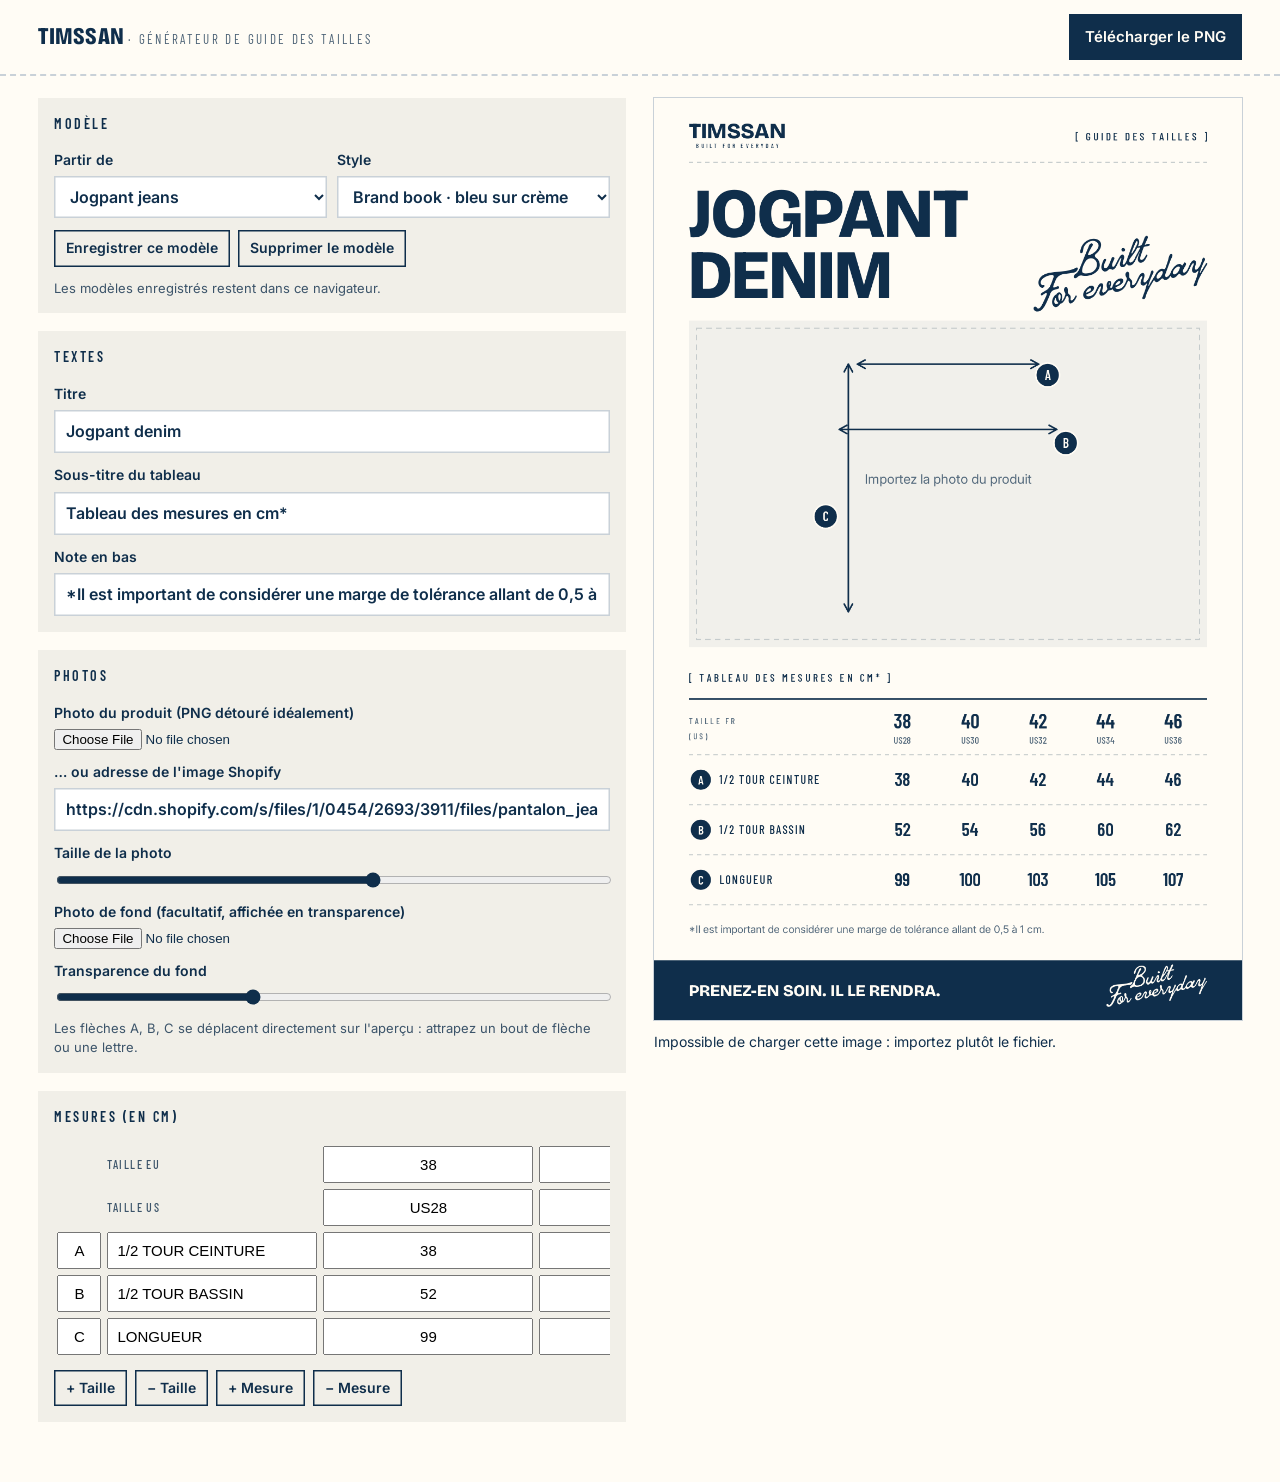
<file: v2/tableau-tailles.html>
<!doctype html>
<html lang="fr">
<head>
<meta charset="utf-8">
<meta name="viewport" content="width=device-width, initial-scale=1">
<title>Guide des tailles Timssan</title>
<meta name="robots" content="noindex">
<link rel="preconnect" href="https://fonts.googleapis.com"><link rel="preconnect" href="https://fonts.gstatic.com" crossorigin>
<link rel="stylesheet" href="https://fonts.googleapis.com/css2?family=Bricolage+Grotesque:opsz,wdth,wght@12..96,75..100,400..800&family=Barlow+Condensed:wght@400;500;600;700&family=Inter:wght@400;500;600;700&display=swap">
<style>
:root{--bg:#FFFCF5;--ink:#0F2E4B;--line:#C9D1D8;--tint:#F1EFE8}
*{box-sizing:border-box}
body{margin:0;background:var(--bg);color:var(--ink);font:15px/1.45 Inter,-apple-system,Arial,sans-serif}
header{display:flex;justify-content:space-between;align-items:center;gap:12px;padding:14px max(16px,3vw);border-bottom:2px dashed var(--line);position:sticky;top:0;background:var(--bg);z-index:5}
header b{font-family:"Bricolage Grotesque",Arial Black,sans-serif;font-stretch:75%;font-weight:800;font-size:24px;letter-spacing:.01em}
header span{font-family:"Barlow Condensed",sans-serif;letter-spacing:.18em;text-transform:uppercase;font-size:13px;opacity:.75}
main{display:grid;grid-template-columns:minmax(0,1fr) minmax(0,1fr);gap:28px;padding:22px max(16px,3vw) 60px;align-items:start}
.panel{display:grid;gap:18px}
fieldset{border:0;margin:0;padding:16px;background:var(--tint);display:grid;gap:12px}
legend{font-family:"Barlow Condensed",sans-serif;font-weight:600;letter-spacing:.18em;text-transform:uppercase;font-size:14px;padding:0;float:left;width:100%;margin-bottom:4px}
label{display:grid;gap:6px;font-weight:600;font-size:14px}
input[type=text],input[type=url],select,textarea{font:inherit;font-size:16px;color:var(--ink);background:#fff;border:0;box-shadow:inset 0 0 0 1.5px var(--line);padding:10px 12px;width:100%;min-width:0}
input:focus,select:focus,textarea:focus{outline:none;box-shadow:inset 0 0 0 2px var(--ink)}
input[type=range]{accent-color:var(--ink);width:100%}
.row2{display:grid;grid-template-columns:1fr 1fr;gap:10px}
.btn{font:inherit;font-weight:600;border:0;background:var(--ink);color:var(--bg);padding:12px 16px;cursor:pointer}
.btn.ghost{background:none;color:var(--ink);box-shadow:inset 0 0 0 1.5px var(--ink)}
.btn.sm{padding:8px 12px;font-size:14px}
.bar{display:flex;gap:8px;flex-wrap:wrap}
.grid-ed{overflow-x:auto}
.grid-ed table{border-collapse:collapse;min-width:100%}
.grid-ed td,.grid-ed th{padding:3px}
.grid-ed th{font-family:"Barlow Condensed",sans-serif;font-weight:500;letter-spacing:.12em;text-transform:uppercase;font-size:12px;text-align:left;white-space:nowrap;opacity:.8}
.grid-ed input{padding:8px;font-size:15px;text-align:center;min-width:56px}
.grid-ed input.lab{text-align:left;min-width:170px}
.grid-ed input.let{min-width:40px;width:44px}
.hint{font-size:13px;opacity:.8;margin:0}
.prev{position:sticky;top:76px;display:grid;gap:12px}
canvas{width:100%;height:auto;background:#fff;box-shadow:0 0 0 1px var(--line);touch-action:none;cursor:grab}
.msg{font-size:14px;min-height:1.4em;margin:0}
@media (max-width:900px){main{grid-template-columns:1fr}.prev{position:static;order:-1}}
</style>
</head>
<body>
<header><div><b>TIMSSAN</b> <span>· Générateur de guide des tailles</span></div><button class="btn" id="dl">Télécharger le PNG</button></header>
<main>
  <div class="panel">
    <fieldset>
      <legend>Modèle</legend>
      <div class="row2">
        <label>Partir de
          <select id="preset"></select>
        </label>
        <label>Style
          <select id="theme"><option value="creme">Brand book · bleu sur crème</option><option value="bleu">Brand book · crème sur bleu</option></select>
        </label>
      </div>
      <div class="bar"><button class="btn ghost sm" id="save">Enregistrer ce modèle</button><button class="btn ghost sm" id="del">Supprimer le modèle</button></div>
      <p class="hint">Les modèles enregistrés restent dans ce navigateur.</p>
    </fieldset>

    <fieldset>
      <legend>Textes</legend>
      <label>Titre <input type="text" id="title"></label>
      <label>Sous-titre du tableau <input type="text" id="sub"></label>
      <label>Note en bas <input type="text" id="note"></label>
    </fieldset>

    <fieldset>
      <legend>Photos</legend>
      <label>Photo du produit (PNG détouré idéalement)
        <input type="file" id="pFile" accept="image/*">
      </label>
      <label>… ou adresse de l'image Shopify <input type="url" id="pUrl" placeholder="https://cdn.shopify.com/…"></label>
      <label>Taille de la photo <input type="range" id="pScale" min="60" max="130" value="100"></label>
      <label>Photo de fond (facultatif, affichée en transparence)
        <input type="file" id="bFile" accept="image/*">
      </label>
      <label>Transparence du fond <input type="range" id="bOp" min="0" max="40" value="14"></label>
      <p class="hint">Les flèches A, B, C se déplacent directement sur l'aperçu : attrapez un bout de flèche ou une lettre.</p>
    </fieldset>

    <fieldset>
      <legend>Mesures (en cm)</legend>
      <div class="grid-ed"><table id="ed"></table></div>
      <div class="bar">
        <button class="btn ghost sm" id="addS">+ Taille</button><button class="btn ghost sm" id="remS">− Taille</button>
        <button class="btn ghost sm" id="addR">+ Mesure</button><button class="btn ghost sm" id="remR">− Mesure</button>
      </div>
    </fieldset>
  </div>

  <div class="prev">
    <canvas id="cv" width="1080" height="1500" aria-label="Aperçu du tableau des tailles"></canvas>
    <p class="msg" id="msg" role="status"></p>
  </div>
</main>

<script>
(() => {
  const $ = s => document.querySelector(s);
  const CDN = "https://cdn.shopify.com/s/files/1/0454/2693/3911/files/";
  const W = 1080, PAD = 60;
  const BUILTIN = {
    "Jogpant jeans": {
      title: "Jogpant denim", sub: "Tableau des mesures en cm*", note: "*Il est important de considérer une marge de tolérance allant de 0,5 à 1 cm.",
      img: CDN + "pantalon_jeans_jogpant_2_stone_09.png?width=900",
      eu: ["38", "40", "42", "44", "46"], us: ["US28", "US30", "US32", "US34", "US36"],
      rows: [
        { l: "A", t: "1/2 TOUR CEINTURE", v: ["38", "40", "42", "44", "46"], a: [.30, .06, .70, .06], p: [.72, .1] },
        { l: "B", t: "1/2 TOUR BASSIN", v: ["52", "54", "56", "60", "62"], a: [.26, .30, .74, .30], p: [.76, .35] },
        { l: "C", t: "LONGUEUR", v: ["99", "100", "103", "105", "107"], a: [.28, .06, .28, .97], p: [.23, .62] }
      ]
    },
    "Vierge": {
      title: "Nom du produit", sub: "Tableau des mesures en cm*", note: "*Il est important de considérer une marge de tolérance allant de 0,5 à 1 cm.",
      img: "", eu: ["38", "40", "42", "44", "46"], us: ["US28", "US30", "US32", "US34", "US36"],
      rows: [{ l: "A", t: "MESURE", v: ["", "", "", "", ""], a: [.3, .1, .7, .1], p: [.72, .14] }]
    }
  };
  const store = { get() { try { return JSON.parse(localStorage.getItem("timssan-tt") || "{}"); } catch (e) { return {}; } }, set(o) { try { localStorage.setItem("timssan-tt", JSON.stringify(o)); return true; } catch (e) { return false; } } };
  let S, prodImg = null, bgImg = null, layout = null;
  const clone = o => JSON.parse(JSON.stringify(o));
  const msg = t => { $("#msg").textContent = t; };

  function fillPresets(sel) {
    const mine = store.get();
    $("#preset").innerHTML = Object.keys(BUILTIN).map(k => `<option value="b:${k}">${k}</option>`).join("") +
      (Object.keys(mine).length ? `<optgroup label="Mes modèles">${Object.keys(mine).map(k => `<option value="m:${k}">${k}</option>`).join("")}</optgroup>` : "");
    if (sel) $("#preset").value = sel;
  }
  function loadPreset(v) {
    const [t, k] = [v.slice(0, 1), v.slice(2)];
    S = clone(t === "b" ? BUILTIN[k] : store.get()[k]);
    $("#title").value = S.title; $("#sub").value = S.sub; $("#note").value = S.note; $("#pUrl").value = S.img && !S.img.startsWith("data:") ? S.img : "";
    $("#theme").value = S.theme || "creme"; $("#pScale").value = S.scale || 100;
    loadImg(S.img).then(i => { prodImg = i; draw(); });
    buildEditor(); draw();
  }
  function loadImg(src) {
    return new Promise(res => {
      if (!src) return res(null);
      const i = new Image(); i.crossOrigin = "anonymous";
      i.onload = () => res(i); i.onerror = () => { msg("Impossible de charger cette image : importez plutôt le fichier."); res(null); };
      i.src = src;
    });
  }
  const readFile = f => new Promise(res => { const r = new FileReader(); r.onload = () => res(r.result); r.readAsDataURL(f); });

  /* ---------- Éditeur du tableau ---------- */
  function buildEditor() {
    const n = S.eu.length;
    $("#ed").innerHTML =
      `<tr><th></th><th>Taille EU</th>${S.eu.map((x, j) => `<td><input data-k="eu" data-j="${j}" value="${x}"></td>`).join("")}</tr>` +
      `<tr><th></th><th>Taille US</th>${S.us.map((x, j) => `<td><input data-k="us" data-j="${j}" value="${x}"></td>`).join("")}</tr>` +
      S.rows.map((r, i) => `<tr><td><input class="let" data-k="l" data-i="${i}" value="${r.l}" aria-label="Lettre"></td><td><input class="lab" data-k="t" data-i="${i}" value="${r.t}" aria-label="Nom de la mesure"></td>${r.v.map((x, j) => `<td><input data-k="v" data-i="${i}" data-j="${j}" value="${x}" inputmode="decimal" aria-label="${r.t} ${S.eu[j]}"></td>`).join("")}</tr>`).join("");
  }
  $("#ed").addEventListener("input", e => {
    const t = e.target, k = t.dataset.k, i = +t.dataset.i, j = +t.dataset.j;
    if (k === "eu" || k === "us") S[k][j] = t.value; else if (k === "v") S.rows[i].v[j] = t.value; else S.rows[i][k] = t.value;
    draw();
  });
  $("#addS").onclick = () => { S.eu.push(""); S.us.push(""); S.rows.forEach(r => r.v.push("")); buildEditor(); draw(); };
  $("#remS").onclick = () => { if (S.eu.length < 2) return; S.eu.pop(); S.us.pop(); S.rows.forEach(r => r.v.pop()); buildEditor(); draw(); };
  $("#addR").onclick = () => { const L = String.fromCharCode(65 + S.rows.length), y = .15 + .12 * S.rows.length; S.rows.push({ l: L, t: "MESURE", v: S.eu.map(() => ""), a: [.3, y, .7, y], p: [.72, y + .04] }); buildEditor(); draw(); };
  $("#remR").onclick = () => { if (S.rows.length < 2) return; S.rows.pop(); buildEditor(); draw(); };

  ["title", "sub", "note"].forEach(id => $("#" + id).addEventListener("input", e => { S[id] = e.target.value; draw(); }));
  $("#theme").onchange = e => { S.theme = e.target.value; draw(); };
  $("#pScale").oninput = e => { S.scale = +e.target.value; draw(); };
  $("#bOp").oninput = draw;
  $("#pFile").onchange = async e => { const f = e.target.files[0]; if (!f) return; S.img = await readFile(f); prodImg = await loadImg(S.img); $("#pUrl").value = ""; draw(); };
  $("#pUrl").onchange = async e => { S.img = e.target.value.trim(); prodImg = await loadImg(S.img); draw(); };
  $("#bFile").onchange = async e => { const f = e.target.files[0]; if (!f) return; bgImg = await loadImg(await readFile(f)); draw(); };

  /* ---------- Rendu : charte du brand book Timssan ---------- */
  const TH = {
    creme: { bg: "#FFFCF5", ink: "#0F2E4B", soft: "#52687B", line: "#C5CBCC", panel: "#F1F0EB", band: "#0F2E4B", onBand: "#FFFCF5" },
    bleu: { bg: "#0F2E4B", ink: "#FFFCF5", soft: "#B9C4CE", line: "#4A6378", panel: "#173A5A", band: "#FFFCF5", onBand: "#0F2E4B" }
  };
  const BFE = new Path2D("M 854.4 429.1 L 854.3 429.4 C 849.3 434.9 843.6 439.4 837 443.2 C 835.9 444.5 834.4 446.4 833.5 448.1 C 830.4 453.5 833.9 458.1 837.4 462.3 C 844.1 467.2 849.3 474.3 852.4 483.8 C 859.7 506.2 851.3 526.3 832.9 539.9 C 812.4 554.7 784.8 559.9 760.4 553.6 C 759.2 553.3 758 553.1 756.8 552.6 L 757 552.6 C 750.3 551.4 743.5 551 736.9 554.1 C 735.8 554.5 734.5 555.1 733.5 555.7 C 732.1 556.9 730.3 558.1 728.9 559.2 C 724.6 563 720 564.9 715.2 563.2 C 704.9 559.3 713 547 718.3 542.5 C 721.3 540.2 724.6 538.3 727.8 537.1 C 736.4 530.5 742.3 520.3 747.4 510.3 C 748.7 508.5 749.5 506.6 750.3 504.7 C 753.2 499 755.6 493.5 758.6 488.5 C 763.7 478.2 768.9 467.7 774 457.4 C 782.8 440 791.4 422.4 800.6 405.2 C 804.8 397.7 809.5 384.2 819 384.4 C 821.2 384 823 384.2 824.4 386 C 825.5 386.7 826.5 387.9 826.4 389.5 C 827.6 394.4 822.2 399.4 819.4 403 C 814.6 409.8 810.4 416.6 805.9 423.6 C 803.3 428.5 800.5 433.2 797.9 437.7 C 796.6 441.1 796 443.9 797.4 445.5 C 798.4 446.6 800.7 446.5 802.8 445.9 C 811 444.1 830.8 437 846 420.4 C 854.4 411.1 860.2 399.9 854.3 387.3 C 848.3 374.2 834 369.3 821.7 370.9 C 802.7 373.1 785.7 384.5 776.8 401.2 C 774.1 407.9 772.7 414.7 771 421.9 C 769.8 426.6 767.6 432.4 761.9 432 C 761.6 432 761.4 432 761.2 432.1 C 760.8 432.1 760.3 432.2 759.6 432.1 C 758.5 432.1 757.2 431.1 756.8 430.1 C 754 426.5 755.9 419 759 412 C 765 393.5 777.6 377.7 795.6 368.4 C 816.2 357.9 846.9 354.8 863.5 373.9 C 878 390.1 868.3 415.6 854.3 429.1 ZM 838.3 485.3 C 835.3 476.3 828.3 469.6 820 465.6 C 817.1 464.4 814.3 463.8 811.4 463.4 C 794.1 462.2 783.8 472.9 774.6 485.6 C 773.9 487.1 772.9 488.8 771.5 491.3 C 769.5 494.4 768 497.3 766.4 500.3 C 765.4 502 763.9 505.2 762.3 509 C 760.5 513.6 759 518.1 758.4 522.7 C 756.9 531.3 757.8 536.7 765.3 540.2 C 766 540.3 766.5 540.7 767 540.8 C 767 541.1 767.3 541 767.5 541 C 779.5 544.2 794.7 543.7 807.4 539.6 C 810.6 538.4 813.3 537 816.2 535.4 C 833.4 525.4 844.9 505.3 838.3 485.3 ZM 838.3 485.3  M 952.9 500.8 C 951.3 503.3 949.6 506.5 947.5 510 C 937.9 526.6 924.2 541.7 912.4 530.4 C 909 528.5 906.1 527.6 902.1 530.3 C 901.7 530.6 901.3 530.9 900.6 531.2 C 891.2 540.4 878.2 546.1 868.3 534 C 859.1 522.7 861.9 508.8 868.4 496.2 C 869.1 493.9 870.1 491.4 871.3 489 C 873.8 485 879.1 473.8 881.5 473.4 C 881.5 473.4 882.6 473.2 882.8 473.2 C 885.9 472.7 889.5 472.8 890.9 476.1 C 891.7 477.8 890.5 480 890.1 481.7 C 888.9 484.3 887.3 486.8 885.3 489.6 C 879.4 500.1 870.8 516.1 881.5 522.6 C 882.7 523.1 883.8 523.1 885.6 522.9 C 892.4 521.7 896.2 516.4 900.1 511.3 C 904.7 505.1 908.3 498.4 911.5 491.9 C 914.9 483.7 918.8 476 921.7 470.6 L 922.1 470.1 C 922 469.7 922.2 469.4 922.2 469.4 C 922.2 469.4 922.4 469.4 922.3 469.2 C 922.5 468.9 922.7 468.7 922.9 468.2 C 923.5 467.6 924 467.1 924.9 466.7 C 927.2 466.1 931.2 466.6 933.7 468.2 C 935.4 469.5 936.9 472.6 935.5 476.7 C 933.5 481.3 911.8 513.2 925.1 518.6 C 927.8 518.9 930.2 518 932.1 516.3 C 934.9 514.1 944 499.8 946.3 496 C 948.7 491.4 955.3 496.1 952.9 500.8 ZM 952.9 500.8  M 1009.3 491.3 C 1007.7 494 996 516.8 987.6 521.6 C 987.6 521.6 986.8 522.4 986.8 522.2 C 983.2 524.8 968.5 529.7 963.6 516.1 C 961.6 510.8 962.9 505.4 964.3 500.3 C 965.4 497.4 969 488 970.5 484.8 C 972.5 480.5 974.8 475.6 971.2 475.1 C 968.7 474.8 964 483.2 959.3 490.5 C 956.3 495.1 953.9 499.7 951.1 503.6 C 948.4 507.8 942.1 503.2 944.5 498.8 C 946.4 495.6 950.9 488.3 954.3 483 C 956.6 479.5 959.5 475.4 960.6 473.9 C 972 458.3 974.2 458.2 980.2 457.4 C 984.8 456.9 988.9 464.1 989 470.1 C 989 475.7 983.1 488.9 980.9 494.2 C 979.3 498.5 974.6 511.8 982.3 511.5 C 990.1 510.9 1000.5 490.5 1002.7 486.5 C 1005.1 482.1 1011.8 486.9 1009.3 491.3 ZM 977.5 434.5 C 977.4 433.4 977.2 432.3 977.2 431.1 C 977.2 429.6 977.8 427.7 979.1 426.3 C 980.2 424.6 981.4 423.9 982.9 423.2 C 984.3 422.5 986.2 422 988.1 422.4 C 991.5 422.7 994.7 425.3 995.9 428.5 C 997.4 432.5 996.9 437.3 993.2 439.9 C 990 442.3 985.6 442.5 982.1 440.4 C 982.1 440.2 981.8 440.2 981.8 440.2 C 980.6 439.8 979.9 439.2 979.2 438.2 C 978.4 437 977.9 435.7 977.5 434.4 ZM 977.5 434.5  M 1059.7 432 C 1047.8 452.1 1031.7 467.4 1016.8 484.6 C 1015.8 487 1015 489.2 1014.3 491.4 C 1013.8 495 1013.6 498.4 1015.6 500.8 C 1019.6 505.8 1026.3 502.7 1031.4 499.6 C 1031.5 499.3 1031.9 499 1032.4 498.7 C 1035.1 496 1037.5 493.1 1040.2 490.2 C 1042.7 486.7 1045.1 483.2 1046.9 479 C 1049.3 474.6 1055.7 479.6 1053.3 484.1 C 1051.9 486.5 1050 489.8 1047.8 493.1 C 1041.1 504.3 1032.1 516.3 1020.3 518.3 C 1002.3 521.2 998.1 507.3 999.5 498.1 C 1000.5 489.2 1007.2 474.3 1012.5 463.8 C 1015.8 457.9 1042 398.7 1045.2 393.5 C 1047 389.8 1049.1 386.1 1051.8 383.6 C 1059 375.5 1067 373.5 1073.2 383.7 C 1082.1 398.4 1067 419.8 1059.8 432 ZM 1063.3 408.2 C 1064.2 405.6 1065.3 402.9 1066.2 400.3 C 1066.4 398.3 1066.5 396.7 1066.3 395.2 C 1065.6 393.3 1064 390.6 1061.7 391.7 C 1060.2 392.1 1059.4 394 1058.5 395.3 C 1053.4 402.9 1037.4 435 1029.5 451.3 C 1028.6 454 1030.3 454.4 1031 454.7 C 1031.5 454.8 1032.1 454.7 1032.9 454.4 C 1043.1 442.1 1056.5 424 1063.3 408.3 ZM 1063.3 408.2  M 1129 420.1 C 1121.8 424.2 1111.5 423.9 1102.7 424.2 C 1101.7 424.4 1100.8 424.8 1099.8 425.6 C 1098.6 426.4 1097.3 427.8 1096.2 429.5 C 1087.1 449.2 1075.3 477.5 1074.4 481.4 C 1073.9 484.9 1073.5 489.5 1075.2 491.6 C 1079.4 496.8 1086.6 492.7 1091.7 489.4 C 1091.9 489.1 1092.3 488.8 1092.4 488.6 C 1095.2 486.1 1097.8 483.2 1100 480.1 C 1102.6 476.8 1104.9 473.1 1106.8 469.4 C 1109.4 464.7 1115.8 469.5 1113.2 474.2 C 1112 476.4 1110 479.4 1107.7 483.2 C 1101.2 494.1 1092.2 506.4 1080.4 508.3 C 1064.4 510.9 1059.7 497.3 1060.7 488.2 C 1062.1 479 1069.5 461.1 1074.6 451.3 C 1075.1 450.1 1073.7 449.9 1073 451.1 C 1066.7 461.6 1058.4 475.5 1052.2 486 C 1049.9 490.7 1043.3 485.9 1045.6 481.2 C 1050.9 472.1 1064.6 452 1076.3 432.8 C 1076.9 431.1 1077.5 429.2 1076.6 427.8 C 1076.3 427.2 1075.1 426.9 1074 426.9 C 1071.5 427.1 1069.3 427.4 1067.4 427.6 C 1064.5 428 1061.9 428.5 1059.3 429.1 C 1057.8 429.4 1056.8 428.8 1056 428.1 C 1052.8 426.6 1052.6 421 1056.8 420.5 C 1060.5 420.2 1063.8 419.8 1067.4 419.5 C 1070.6 418.9 1074.2 418.6 1077.3 418.5 C 1079.9 418.1 1082.2 417 1084.3 416 C 1087.2 414.4 1088.5 411.3 1090.3 408.9 L 1090.3 408.7 C 1095.4 400 1099.1 392.8 1100.6 389 C 1104.1 380.4 1107.5 371 1114 368.2 C 1119.2 365.5 1123.1 367.5 1123.8 373.5 C 1124.4 378.3 1121 383.4 1118.8 387.8 C 1114.6 395.5 1110 403 1105.9 410.6 C 1104.9 412.4 1104.5 414 1105.4 414.5 C 1106.8 415 1108.9 414.2 1110.1 414 C 1110.3 414 1110.5 414 1110.5 414 C 1117.5 411.7 1125.2 407.7 1130.5 414 C 1132.2 416 1131.3 418.9 1129 420.1 ZM 1129 420.1  M 735.2 515.7 C 727.4 531.6 719.4 532 706.8 533.4 C 695.6 534.8 684.7 535.5 673.1 536 C 672.7 536.3 672.3 536.4 671.8 536.2 C 670.5 536.2 669.3 536.2 668 536 C 666.9 536.1 665.7 536.1 664.8 536 C 642.1 537.1 625.7 544 613.4 563.4 C 613.3 563.8 612.9 564.4 612.6 565.1 C 608.1 573 604 581.1 599.9 589.2 C 599.4 590.4 599 592 598.5 593.3 C 597.8 595.4 596.2 598.4 596.4 600.8 C 596.2 605.1 599.9 604.5 603 604 C 605.4 603.4 607.5 602.8 609.9 602.4 C 614.4 600.6 619.7 598.5 622.9 599.4 C 623.2 599.5 623.4 599.7 623.9 600.1 C 624.6 600.2 625.1 600.6 625.7 601.1 C 628.5 603.4 628.7 606.9 625.9 610.5 C 623.2 613.4 619 613.7 615.5 614.3 C 610.9 615 606.6 615.8 602.2 616.5 C 596.2 617.9 590.3 620.4 585.6 624.8 C 582.8 627.1 581 629.8 579.1 632.9 C 574.5 643 569.4 653.3 564.1 663.2 C 554.4 681 544.1 701.3 529.1 715.3 C 518.5 724.6 499.8 731.3 488.1 720.2 C 484.5 717.4 481.6 713.4 482.1 708.4 C 482.4 702.9 485.6 697.9 491.6 698.7 C 493.9 699 495.9 700.5 497.7 702 C 500.3 704.1 502.5 709.3 506.4 710 C 511.8 711.1 517.1 706.2 520.3 703 C 528.5 694 534.8 681.5 540.9 671.1 C 546.7 661.1 553.2 651.5 557.7 640.4 C 558.1 639.3 558.6 638.1 558.9 636.9 C 559.6 634.5 559.7 632.2 558.6 631.3 C 554 628 543.2 635.9 539.9 637.5 C 538.4 638.2 534.8 640.6 533.3 641.3 C 532 641.7 530.3 642 529.2 640.9 C 523.2 634.2 530.4 628.7 536.2 626 C 543.9 622 551.6 618.5 559.5 614.8 C 567.3 610.6 572.2 605.7 577.4 599.4 C 581.1 593.2 584.1 586.9 587.8 580.9 C 588 580.4 588.4 580.1 588.5 579.7 C 591.4 572.9 594.8 566 598 559.2 C 600.6 553.6 608.3 541.6 598.3 536.7 C 597.8 536.3 597.1 536.2 596.7 536.1 C 590.7 535.5 584.7 536.9 579.2 537.8 L 578.5 537.9 C 578.1 538.2 577.7 538.1 577.4 538.1 C 575.2 538.5 573.3 539 571.1 539.4 C 556 543 537.6 553 532.2 567.4 L 532.2 567.6 C 529.9 574 531.7 580.7 535.9 584.7 C 537.7 585.8 539.6 586.6 541.8 587.3 C 544 587.4 546.2 587 548.1 587.6 C 552.2 589.4 550 593.6 547.9 596 C 545.4 598.6 542.2 600.7 538.6 600.9 C 537.5 601.3 536.2 601.3 534.8 600.8 C 520.7 594.6 517 579 520.3 564.8 C 524.8 546 542.1 533.1 559.8 527.9 C 585.3 520.4 613.4 522.2 639 521.9 C 669.5 521.8 700.2 519.7 728.5 507.4 C 734 505.1 737.5 511.5 735.2 515.7 ZM 735.2 515.7  M 653.6 673.6 C 644.7 688.3 634.2 693.7 628.3 693.3 C 627.8 693.4 627 693.5 626.8 694.2 C 625.4 696.3 624.1 697.8 622.3 699.7 C 612.6 710 598.3 715.8 588.8 702 C 576.6 683.8 588.7 657.4 603.4 644.8 C 605.1 643.6 606.2 643.7 607.2 644.2 C 607.9 644.5 608.5 644.2 608.9 643.7 C 610.8 640.4 613.4 637.3 616.5 635.5 L 616.7 635.5 C 619.4 633.9 621.7 632.8 623.5 632.5 C 632.8 631 638.5 637.9 639.7 649.4 C 640.3 658.7 638.8 668.6 635.2 678.2 C 634.8 679.4 636.1 680.8 637.3 679.9 C 641 678 644.1 673.4 646.4 669.6 C 646.4 669.6 646.6 669.6 646.6 669.4 C 646.8 669.3 646.8 669.1 646.7 668.9 C 649.3 664.2 656 669.2 653.6 673.6 ZM 616.3 690.1 C 616.9 689.5 616.7 688.5 616.1 687.6 C 612.9 684.6 610.2 680.5 608.4 676.6 C 606.4 672.4 605.4 667.6 605.1 663 C 604.9 661.6 603.2 660.8 602.5 662.3 C 599.7 666.1 597.6 670.7 596.5 675.2 C 594.8 682.4 595.4 694.2 606.1 693.8 C 609.9 693.6 613.2 692.4 616.2 690.1 ZM 630.4 644.6 C 626.7 638.7 620.6 646.7 619.3 652.5 C 618.7 656.9 619 661.6 619.9 665.7 C 620.5 669.2 621.4 673.3 623.4 676.1 C 623.7 676.9 625 677.6 626.1 676.1 C 630.6 669.3 634.4 651.3 630.3 644.6 ZM 630.4 644.6  M 718.2 662.5 C 717 665 714.6 668.1 712.6 671.8 C 707.4 680.1 700.5 688.8 692.6 693.7 L 691.8 694.3 C 682.5 699.7 673.8 696.8 673 685.5 C 672.7 682.6 672.9 679.7 673.5 676.4 C 674.9 669.5 674.9 664.5 671.3 658.8 C 670.5 658.1 670 657.5 669.6 656.6 C 668.6 655.7 667.5 654.5 666.4 654.7 C 664.2 654.9 663.4 656.8 662.4 658.1 C 658.9 665 655.2 671.2 651.7 676.3 C 648.7 680.6 642 675.6 645.1 671.5 C 649.4 664.9 653.1 658.3 655.9 651.3 C 656.3 650.8 656.5 650.3 656.8 649.8 C 657.5 648.4 657.7 647.2 658.2 646 C 658.4 645.7 658.5 645.3 658.5 645.1 C 658.9 642.1 658 639.5 657 637 C 654.4 632.2 652.5 627.4 652.7 622 C 652.9 609.1 668.9 597.7 672.7 615.3 C 673.8 620.5 673.6 626.2 672.1 632.3 C 671.9 635 672.3 637.6 673.2 640.4 C 673.3 640.6 673.6 641 673.6 641.2 C 676.2 645.1 679.3 648.8 683 653.4 C 688.7 660.8 683.2 673.6 684.3 677.5 C 686.4 685 693.9 679.9 699 675.5 C 700.9 673.4 702.5 671.1 704.7 669 C 707.2 665.4 709.6 661.9 711.6 657.9 C 714.2 653.5 720.6 658.3 718.2 662.7 ZM 718.2 662.5  M 830.2 643.2 C 828.7 646 826.7 649.2 824.3 652.5 C 823.3 654.3 819 659.4 814.2 664.7 C 802.3 677 775 687.1 762 676.5 C 749.8 666.3 751.7 651.7 758.9 639.7 C 764.8 628.8 774.1 620.3 785.5 614.2 C 789 612.5 796.1 610.6 800.6 610.8 C 811.9 611.2 817.3 619.5 813.3 629.2 C 808.7 639.3 795.2 647 783 651 C 778.8 652.6 775.1 653.8 772 655 L 771.5 655.1 C 769.3 656.6 769.5 658.8 770.4 660.7 C 776.1 668.1 790.5 666.8 800.2 662.8 C 806.5 660.2 812.2 653.8 815.5 649.7 C 818.6 646.3 820.9 642.5 823.2 638.6 C 825.8 634.1 832.6 638.8 830.2 643.2 ZM 789.3 639.8 C 794.7 636.2 800.5 631.5 796.9 626 C 795.3 623.3 791.7 623.5 787.5 624.9 L 787.5 625.1 C 781.5 627.9 774.4 634.4 770.5 641.6 C 770 642.8 770.2 643.9 770.8 644.9 C 771.4 645.8 772.8 646 773.9 645.8 C 778.6 644.4 784.3 642.5 789.3 639.9 ZM 789.3 639.8  M 922.3 626.5 C 922.3 626.7 922.1 627.2 922.2 627.4 C 922.2 627.8 921.9 628.6 921.4 629.3 C 916.5 638.2 905.4 644.5 895.9 642.7 C 894.6 642.7 893.3 642.9 892.2 643.3 C 890.9 643.8 889.3 644.7 888.3 645.8 C 886.4 647.9 877.4 658.3 865.9 665 C 859.7 668.4 851.2 671 846 666.7 C 837.2 660 841.4 647.4 845.3 639.1 C 847.1 635 849.1 630.9 850.7 626.8 C 851.7 624.8 853.4 620.5 851.6 618.8 C 847.4 615.4 840.9 625 835.4 633.8 C 832.8 638.5 830 643.2 827.7 646.8 C 824.6 651.3 818.5 646.7 821.1 642 C 821.9 640.5 826.2 632.2 831.5 623.4 C 837.4 613.2 844.8 601.9 853.8 601.8 C 860.4 601.4 863.1 605.7 864 609.8 C 865.7 616 863.2 623.8 861.6 627.9 C 861.2 629.4 860.6 631 859.7 632.5 C 858.3 636.3 856.9 640.4 856.7 644.4 C 856.4 650.8 859.1 654.8 865.6 652.4 C 868.4 651.3 871 649.7 873.5 648 C 874.5 647.1 875.2 646.3 876.2 645.7 L 876.4 645.5 C 878.5 643.3 880.8 640.9 883.1 638.3 C 883.8 637.5 884.4 636.5 884.6 635.3 C 885.2 633.7 884.9 631.7 884.7 630.2 C 879.6 617.1 884 597 896.9 592.2 L 897.1 592.2 C 900.7 590.9 904.8 592.3 906.8 598 C 909.4 605.7 905.5 616.2 902 624.6 C 901.7 625.6 901.6 627.8 902 628.7 C 902.4 630 903.7 630.7 904.6 631.2 C 907.4 631.6 911.1 629.6 915 624.3 C 917.4 621.2 922 623.2 922.3 626.5 ZM 895.3 611.1 C 895.2 611.8 895.1 612.8 895.2 613.6 C 895.3 613.9 895.3 614.1 895.6 614.2 C 895.8 614.5 896.1 614.5 896.5 614.3 C 897.1 613.8 897.6 613 898.3 612 C 899.3 608.5 899.9 604.8 899 602.2 C 897.7 598.4 895.4 608.9 895.3 611.1 ZM 895.3 611.1  M 989.7 617 C 988.1 619.7 986.2 623 983.8 626.3 C 982.7 628 978.4 633.2 973.6 638.5 C 961.8 650.8 934.4 660.9 921.4 650.2 C 909.2 640.1 911.1 625.4 918.3 613.5 C 924.2 602.6 933.5 594.1 944.9 587.9 C 948.4 586.2 955.5 584.4 960.1 584.6 C 971.3 584.9 976.8 593.3 972.7 602.9 C 968.1 613.1 954.6 620.8 942.4 624.8 C 938.2 626.4 934.6 627.6 931.4 628.8 C 931.2 628.8 931.1 628.8 930.9 628.9 C 928.7 630.4 928.9 632.6 929.8 634.4 C 935.6 641.8 949.9 640.6 959.6 636.5 C 965.9 633.9 971.6 627.6 975 623.4 C 978 620 980.3 616.2 982.6 612.3 C 985.2 607.8 992.1 612.5 989.6 616.9 ZM 948.7 613.6 C 954.2 610 959.9 605.2 956.3 599.8 C 954.8 597.1 951.2 597.2 946.9 598.6 L 946.9 598.9 C 940.9 601.7 933.9 608.2 929.9 615.4 C 929.4 616.6 929.6 617.7 930.2 618.7 C 930.8 619.5 932.2 619.7 933.3 619.6 C 938 618.1 943.8 616.3 948.7 613.7 ZM 948.7 613.6  M 1053.4 607.4 C 1052.2 609.8 1049.8 612.9 1047.8 616.6 C 1042.6 624.9 1035.7 633.7 1027.8 638.6 L 1027 639.2 C 1017.8 644.5 1009 641.7 1008.2 630.4 C 1008 627.5 1008.2 624.5 1008.8 621.3 C 1010.1 614.3 1010.2 609.4 1006.5 603.7 C 1005.8 602.9 1005.2 602.3 1004.8 601.5 C 1003.8 600.6 1002.7 599.4 1001.6 599.6 C 999.4 599.7 998.6 601.6 997.7 602.9 C 994.1 609.8 990.4 616 986.9 621.1 C 983.8 625.4 977.2 620.4 980.3 616.3 C 984.6 609.7 988.3 603.1 991.1 596.1 C 991.5 595.6 991.7 595.1 992 594.6 C 992.7 593.2 992.9 592 993.4 590.8 C 993.6 590.5 993.7 590.1 993.7 589.9 C 994.1 586.9 993.2 584.3 992.2 581.8 C 989.6 577.1 987.7 572.2 987.9 566.8 C 988.1 553.9 1004.1 542.5 1007.9 560.1 C 1009 565.4 1008.8 571 1007.3 577.1 C 1007.1 579.8 1007.5 582.5 1008.4 585.2 C 1008.5 585.5 1008.8 585.8 1008.8 586.1 C 1011.4 589.9 1014.5 593.7 1018.2 598.2 C 1023.9 605.6 1018.4 618.4 1019.5 622.3 C 1021.6 629.8 1029.1 624.7 1034.2 620.3 C 1036.1 618.2 1037.7 615.9 1039.9 613.8 C 1042.4 610.2 1044.8 606.7 1046.8 602.7 C 1049.4 598.3 1055.8 603.1 1053.4 607.5 ZM 1053.4 607.4  M 1149.6 591.6 C 1148.6 593.3 1103 653.6 1090.6 683.1 C 1089.1 687.6 1087 691.5 1086.3 693.9 C 1083.9 701.1 1080.2 704.8 1072.6 704.7 C 1069.2 704.6 1066.5 700.3 1068 697.2 C 1070 693.5 1073.2 686.9 1076.8 678.6 C 1087.5 657.5 1092.9 642.5 1098.9 624.4 L 1098.9 624.2 C 1098.6 622.7 1097.8 622.8 1096.7 623.2 C 1094.9 624.7 1092.7 626.4 1090.9 627.6 C 1085.2 632.3 1075.9 634.5 1070.3 629.4 C 1061.8 622.9 1066 610.1 1069.6 601.8 C 1071.4 597.5 1074.3 593.4 1075.8 589.1 C 1076.6 587.2 1078.4 582.9 1076.5 581.1 C 1072.6 577.8 1065.5 587.9 1060 596.5 C 1056.9 601.5 1054.6 606.1 1052 609.7 C 1049.4 613.9 1043 609.6 1045.6 604.7 C 1046.4 603.2 1050.7 594.8 1056 585.9 C 1061.7 575.9 1070 564.7 1078.9 564.3 C 1085.6 564.1 1088.3 568.2 1089.2 572.3 C 1090.7 578.3 1088.3 586.2 1086.6 590.5 C 1086.1 591.9 1085.5 593.4 1084.6 594.9 C 1083.2 598.9 1082.1 603.1 1081.9 607.2 C 1081.4 613.6 1084.3 617.8 1090.6 615.2 C 1099 611.4 1107.5 599.1 1110.5 595.5 C 1115.2 586.9 1119.1 577.9 1123.2 568.9 C 1124.8 565.3 1125.8 558.4 1129.7 556.2 C 1132 554 1135.6 555.7 1137.3 557.6 C 1138.1 558.4 1138.7 559.4 1138.9 560.3 C 1141.4 565 1137.1 571.4 1133.2 576.5 C 1130.9 579.8 1117.1 606.6 1113 616 C 1111.1 619.7 1108.6 626.1 1106 634.9 C 1106 635.1 1106 635.3 1106.3 635.3 C 1107.1 636.1 1108 635.3 1108.9 634.7 C 1109 634.4 1109.4 634.1 1109.8 633.6 C 1122.5 615.3 1141.4 589.5 1143 586.8 C 1145.6 581.9 1152.2 586.9 1149.6 591.6 ZM 1149.6 591.6  M 1200.2 585 C 1199.5 588.5 1199.6 591.9 1201.3 594.1 C 1205.3 599 1211.7 595.9 1216.6 592.9 C 1217 592.6 1217.2 592.3 1217.6 592.1 C 1220.1 589.6 1222.6 586.7 1225 583.9 C 1227.4 580.6 1229.5 577.1 1231.4 573.4 C 1233.8 569 1239.9 573.6 1237.5 578 C 1236.3 580.5 1234.4 583.5 1232.2 586.7 C 1225.9 597.5 1217.2 608.5 1205.9 611.1 C 1197.9 612.9 1191.2 610.4 1188.2 604.3 C 1187 602.7 1184.5 602.2 1182.5 602.6 C 1179.4 603.3 1174.5 607.3 1171.9 609.5 C 1163.8 616.5 1150.1 625.9 1142 613.3 C 1134.5 601.7 1143.9 584 1150.9 574.3 C 1158.1 563.7 1171.1 551.2 1184.3 549.7 C 1188.3 549.3 1191.5 550.1 1193.9 551.7 C 1195 552.2 1196.1 553.1 1197 553.2 C 1200.5 553.8 1201.3 552 1203 550.2 C 1203.4 549.7 1203.8 549.2 1204.1 548.7 C 1211 534.3 1216.9 519.6 1223 504.9 C 1225.8 497.7 1230.8 473.3 1242.4 475.4 C 1255.9 478.1 1239.7 500.1 1237.1 505 C 1232.1 515.3 1214 554 1206.9 569.6 C 1205.5 572.5 1201.8 578.7 1200.2 585.1 ZM 1187.6 564.4 C 1182.5 560.5 1179.7 562.3 1174.1 565.5 C 1165.9 570.2 1157.2 578.8 1154.2 588.1 C 1152.3 595.2 1153.5 603 1162.2 601.2 C 1166 600.6 1170.6 597.3 1173.3 594.8 C 1176.9 592 1179.3 588.7 1181.8 584.9 C 1183.1 583.1 1192.2 567.9 1187.6 564.4 ZM 1187.6 564.4  M 1334.4 560.9 C 1333 563.4 1330.8 566.5 1328.7 570.2 C 1321.8 581.2 1312.3 592.9 1300.1 595.6 C 1291.5 597.4 1284.5 593.4 1281.5 587.2 C 1280.3 585.6 1278.9 584 1276.5 584.2 C 1275.2 584.4 1273.7 585.3 1272.5 586.2 C 1269.2 589.2 1266.3 591.7 1263.5 594.2 C 1254.8 601.4 1240.1 611.3 1231.4 598.3 C 1223.3 586 1233.5 567.6 1240.9 557.4 C 1248.9 546.4 1263 533.4 1277.3 531.9 C 1284.6 530.9 1289.6 533.9 1292.2 538.9 C 1293 539.9 1294.1 540.8 1295.6 540.4 C 1296.9 540.2 1297.9 539.5 1298.6 538.7 C 1302 534.8 1304.1 530.9 1306 527.6 C 1308.4 524.5 1312.7 526.1 1314.7 528.5 C 1315.5 529.2 1315.9 530.1 1316 530.9 C 1318.8 535.9 1314.2 542.2 1310.6 547.1 C 1306 553.3 1300.5 560.7 1297.6 568.1 C 1294.9 575.1 1297.5 582.5 1306.1 580 C 1308.8 578.7 1311 577.4 1312.6 575.8 C 1315.8 573.3 1318.2 570.2 1320.8 567.2 C 1323.2 563.7 1325.7 560.2 1327.8 556.2 C 1330.4 551.8 1337 556.5 1334.4 561 ZM 1280.7 547.3 C 1275.1 543.1 1269.9 545.3 1264.1 548.4 C 1255.2 553.5 1245.9 562.5 1242.6 572.4 C 1240.5 579.5 1243.8 587.5 1253.1 585.5 C 1257.1 584.9 1262.1 581.4 1265.2 578.8 C 1269 576 1271.8 572.4 1274.3 568.4 C 1275.8 566.5 1285.8 550.5 1280.7 547.3 ZM 1280.7 547.3  M 1430.2 545.4 C 1429.2 547.1 1383.6 607.4 1371.2 636.9 C 1369.6 641.4 1367.6 645.4 1366.9 647.7 C 1364.4 654.9 1360.8 658.6 1353.2 658.5 C 1349.8 658.4 1347 654.2 1348.5 651 C 1350.6 647.3 1353.8 640.7 1357.4 632.5 C 1368.1 611.4 1373.5 596.3 1379.5 578.2 L 1379.5 578 C 1379.2 576.5 1378.3 576.6 1377.3 577.1 C 1375.5 578.5 1373.3 580.2 1371.5 581.4 C 1365.8 586.1 1356.5 588.4 1350.9 583.2 C 1342.4 576.7 1346.6 563.9 1350.2 555.7 C 1351.9 551.3 1354.8 547.3 1356.4 543 C 1357.2 541 1359 536.7 1357.1 535 C 1353.2 531.6 1346.1 541.7 1340.5 550.3 C 1337.5 555.3 1335.2 559.9 1332.6 563.5 C 1329.9 567.8 1323.6 563.4 1326.1 558.5 C 1327 557 1331.3 548.7 1336.5 539.7 C 1342.3 529.7 1350.6 518.5 1359.5 518.2 C 1366.2 517.9 1368.9 522 1369.8 526.1 C 1371.2 532.2 1368.9 540 1367.2 544.3 C 1366.7 545.7 1366 547.2 1365.2 548.7 C 1363.8 552.7 1362.7 556.9 1362.5 561 C 1362 567.4 1364.9 571.7 1371.2 569 C 1379.6 565.2 1388.1 553 1391.1 549.4 C 1395.7 540.7 1399.7 531.8 1403.8 522.8 C 1405.4 519.1 1406.3 512.2 1410.2 510 C 1412.6 507.8 1416.2 509.5 1417.9 511.4 C 1418.7 512.2 1419.3 513.2 1419.4 514.1 C 1422 518.9 1417.7 525.2 1413.8 530.3 C 1411.4 533.6 1397.6 560.4 1393.6 569.8 C 1391.7 573.5 1389.1 580 1386.6 588.7 C 1386.6 589 1386.6 589.2 1386.8 589.1 C 1387.6 589.9 1388.6 589.1 1389.4 588.5 C 1389.6 588.2 1390 587.9 1390.4 587.4 C 1403.1 569.2 1422 543.4 1423.6 540.6 C 1426.2 535.7 1432.8 540.7 1430.2 545.4 ZM 1430.2 545.4 "), BFE_VB = [478, 351, 964, 384];
  let condensed = null;
  function titleFont(ctx, px) {
    if (condensed === null) { condensed = "fontStretch" in ctx; }
    if (condensed) { ctx.fontStretch = "condensed"; ctx.font = `800 ${px}px 'Bricolage Grotesque'`; }
    else ctx.font = `700 ${px}px 'Barlow Condensed'`;
  }
  function plain(ctx) { if ("fontStretch" in ctx) ctx.fontStretch = "normal"; }
  function spaced(ctx, t, x, y, ls, align) {
    const chars = [...t], w = chars.reduce((s, c) => s + ctx.measureText(c).width, 0) + ls * (chars.length - 1);
    let cx = align === "center" ? x - w / 2 : align === "right" ? x - w : x;
    const keep = ctx.textAlign; ctx.textAlign = "left";
    chars.forEach(c => { ctx.fillText(c, cx, y); cx += ctx.measureText(c).width + ls; });
    ctx.textAlign = keep; return w;
  }
  function dashed(ctx, x1, y1, x2, y2, c, w = 2) { ctx.save(); ctx.strokeStyle = c; ctx.lineWidth = w; ctx.setLineDash([8, 7]); ctx.beginPath(); ctx.moveTo(x1, y1); ctx.lineTo(x2, y2); ctx.stroke(); ctx.restore(); }
  function sign(ctx, x, y, w, rot, c) {
    const [vx, vy, vw, vh] = BFE_VB, k = w / vw;
    ctx.save(); ctx.translate(x, y); ctx.rotate(rot); ctx.scale(k, k); ctx.translate(-vx, -vy); ctx.fillStyle = c; ctx.fill(BFE); ctx.restore();
    return vh * k;
  }
  function arrow(ctx, x1, y1, x2, y2, c) {
    ctx.save(); ctx.strokeStyle = c; ctx.lineWidth = 3; ctx.lineCap = "round"; ctx.lineJoin = "round";
    ctx.beginPath(); ctx.moveTo(x1, y1); ctx.lineTo(x2, y2); ctx.stroke();
    const ang = Math.atan2(y2 - y1, x2 - x1), h = 16;
    [[x2, y2, ang], [x1, y1, ang + Math.PI]].forEach(([x, y, a]) => { ctx.beginPath(); ctx.moveTo(x - h * Math.cos(a - .5), y - h * Math.sin(a - .5)); ctx.lineTo(x, y); ctx.lineTo(x - h * Math.cos(a + .5), y - h * Math.sin(a + .5)); ctx.stroke(); });
    ctx.restore();
  }
  function pin(ctx, x, y, l, T, r = 22) {
    ctx.save(); ctx.fillStyle = T.ink; ctx.beginPath(); ctx.arc(x, y, r, 0, 7); ctx.fill();
    ctx.strokeStyle = T.bg; ctx.lineWidth = 3; ctx.stroke();
    ctx.fillStyle = T.bg; ctx.font = `600 ${Math.round(r * 1.1)}px 'Barlow Condensed'`; ctx.textAlign = "center"; ctx.textBaseline = "middle"; ctx.fillText(l, x, y + 1); ctx.restore();
  }
  function wrap(ctx, text, maxW) {
    const words = text.split(/\s+/).filter(Boolean), lines = []; let cur = "";
    words.forEach(w => { const t = cur ? cur + " " + w : w; if (ctx.measureText(t).width > maxW && cur) { lines.push(cur); cur = w; } else cur = t; });
    if (cur) lines.push(cur); return lines.length ? lines : [""];
  }
  function draw(forExport) {
    if (!S) return;
    const T = TH[S.theme] || TH.creme, cv = $("#cv"), ctx = cv.getContext("2d"), n = S.eu.length, P = 64, IW = W - 2 * P;
    // mesure du titre pour la hauteur totale
    titleFont(ctx, 128); let tl = wrap(ctx, (S.title || "").toUpperCase(), IW - 40);
    let tpx = 128; while (tl.length > 2 && tpx > 80) { tpx -= 8; titleFont(ctx, tpx); tl = wrap(ctx, (S.title || "").toUpperCase(), IW - 40); }
    const k = (S.scale || 100) / 100, panelH = Math.round(600 * k), rowH = 92, headH = 104;
    const titleTop = 150, titleBottom = titleTop + tl.length * tpx * .88;
    const panelY = titleBottom + 34, subY = panelY + panelH + 64, tableY = subY + 30;
    const tableEnd = tableY + headH + S.rows.length * rowH, noteY = tableEnd + 52, bandY = noteY + 50, H = bandY + 110;
    if (cv.height !== Math.round(H)) cv.height = Math.round(H);
    plain(ctx); ctx.textBaseline = "alphabetic";
    ctx.fillStyle = T.bg; ctx.fillRect(0, 0, W, H);
    if (bgImg) {
      ctx.globalAlpha = +$("#bOp").value / 100;
      const r = Math.max(W / bgImg.width, H / bgImg.height), w = bgImg.width * r, h = bgImg.height * r;
      ctx.drawImage(bgImg, (W - w) / 2, (H - h) / 2, w, h); ctx.globalAlpha = 1;
    }
    // en-tête : lockup + étiquette
    ctx.fillStyle = T.ink; ctx.textAlign = "left";
    titleFont(ctx, 40); ctx.fillText("TIMSSAN", P, 74); const lw = ctx.measureText("TIMSSAN").width; plain(ctx);
    ctx.font = "500 11px 'Barlow Condensed'"; spaced(ctx, "BUILT FOR EVERYDAY", P + lw / 2, 92, 4.2, "center");
    ctx.font = "500 20px 'Barlow Condensed'"; spaced(ctx, "[ GUIDE DES TAILLES ]", W - P, 78, 4.5, "right");
    dashed(ctx, P, 118, W - P, 118, T.line);
    // titre + signature
    ctx.fillStyle = T.ink; titleFont(ctx, tpx);
    tl.forEach((l, i) => ctx.fillText(l, P, titleTop + tpx * .82 + i * tpx * .88)); plain(ctx);
    sign(ctx, W - P - 330, titleBottom - 110, 330, -0.08, T.ink);
    // panneau photo, bord surpiqué
    ctx.fillStyle = T.panel; ctx.fillRect(P, panelY, IW, panelH);
    ctx.save(); ctx.strokeStyle = T.line; ctx.lineWidth = 2; ctx.setLineDash([10, 8]); ctx.strokeRect(P + 14, panelY + 14, IW - 28, panelH - 28); ctx.restore();
    const box = { x: P + 60, y: panelY + 50, w: IW - 120, h: panelH - 100 };
    let im = box;
    if (prodImg) {
      const r = Math.min(box.w / prodImg.width, box.h / prodImg.height), w = prodImg.width * r, h = prodImg.height * r;
      im = { x: box.x + (box.w - w) / 2, y: box.y + (box.h - h) / 2, w, h };
      ctx.save(); if (S.theme !== "bleu") ctx.globalCompositeOperation = "multiply"; ctx.drawImage(prodImg, im.x, im.y, w, h); ctx.restore();
    } else if (!forExport) {
      ctx.font = "400 24px Inter"; ctx.fillStyle = T.soft; ctx.textAlign = "center"; ctx.fillText("Importez la photo du produit", W / 2, box.y + box.h / 2); ctx.textAlign = "left";
    }
    layout = { im, handles: [] };
    S.rows.forEach((r, i) => {
      const Q = (x, y) => [im.x + x * im.w, im.y + y * im.h];
      const [x1, y1] = Q(r.a[0], r.a[1]), [x2, y2] = Q(r.a[2], r.a[3]), [lx, ly] = Q(r.p[0], r.p[1]);
      arrow(ctx, x1, y1, x2, y2, T.ink); pin(ctx, lx, ly, r.l, T);
      layout.handles.push({ i, w: "a0", x: x1, y: y1 }, { i, w: "a1", x: x2, y: y2 }, { i, w: "p", x: lx, y: ly });
      if (!forExport && dragging && dragging.i === i) { ctx.fillStyle = "rgba(120,140,160,.35)"; [[x1, y1], [x2, y2]].forEach(([x, y]) => { ctx.beginPath(); ctx.arc(x, y, 14, 0, 7); ctx.fill(); }); }
    });
    // sous-titre
    ctx.fillStyle = T.ink; ctx.font = "500 20px 'Barlow Condensed'"; spaced(ctx, `[ ${(S.sub || "").toUpperCase()} ]`, P, subY, 4.5, "left");
    // tableau
    const labW = 330, cw = (IW - labW) / n;
    ctx.fillStyle = T.ink; ctx.fillRect(P, tableY, IW, 3);
    ctx.font = "500 16px 'Barlow Condensed'"; ctx.fillStyle = T.soft; spaced(ctx, "TAILLE FR", P, tableY + 48, 3.5, "left"); spaced(ctx, "(US)", P, tableY + 76, 3.5, "left");
    S.eu.forEach((s, j) => {
      const cx = P + labW + cw * j + cw / 2;
      ctx.fillStyle = T.ink; ctx.font = "600 38px 'Barlow Condensed'"; ctx.textAlign = "center"; ctx.fillText(s, cx, tableY + 56);
      if (S.us[j]) { ctx.fillStyle = T.soft; ctx.font = "500 18px 'Barlow Condensed'"; ctx.fillText(S.us[j], cx, tableY + 84); }
    });
    ctx.textAlign = "left";
    dashed(ctx, P, tableY + headH, W - P, tableY + headH, T.line);
    S.rows.forEach((r, i) => {
      const y0 = tableY + headH + i * rowH, cy = y0 + rowH / 2;
      pin(ctx, P + 22, cy, r.l, T, 20);
      ctx.fillStyle = T.ink; let fs = 22; ctx.font = `500 ${fs}px 'Barlow Condensed'`;
      const lab = (r.t || "").toUpperCase(); while (ctx.measureText(lab).width + lab.length * 2.2 > labW - 70 && fs > 14) { fs--; ctx.font = `500 ${fs}px 'Barlow Condensed'`; }
      ctx.textBaseline = "middle"; spaced(ctx, lab, P + 56, cy, 2.2, "left");
      ctx.font = "600 34px 'Barlow Condensed'"; ctx.textAlign = "center";
      r.v.forEach((v, j) => ctx.fillText(v, P + labW + cw * j + cw / 2, cy));
      ctx.textAlign = "left"; ctx.textBaseline = "alphabetic";
      dashed(ctx, P, y0 + rowH, W - P, y0 + rowH, T.line);
    });
    // note
    ctx.fillStyle = T.soft; ctx.font = "400 19px Inter"; ctx.fillText(S.note || "", P, noteY);
    // bandeau de signature
    ctx.fillStyle = T.band; ctx.fillRect(0, bandY, W, H - bandY);
    ctx.fillStyle = T.onBand; titleFont(ctx, 30); ctx.fillText("PRENEZ-EN SOIN. IL LE RENDRA.", P, bandY + 66); plain(ctx);
    sign(ctx, W - P - 190, bandY + 12, 190, -0.06, T.onBand);
  }
  /* ---------- Déplacer les flèches sur l'aperçu ---------- */
  let dragging = null;
  const pt = e => { const r = $("#cv").getBoundingClientRect(), s = W / r.width; return [(e.clientX - r.left) * s, (e.clientY - r.top) * s]; };
  $("#cv").addEventListener("pointerdown", e => {
    if (!layout) return; const [x, y] = pt(e);
    let best = null, bd = 60;
    layout.handles.forEach(h => { const d = Math.hypot(h.x - x, h.y - y); if (d < bd) { bd = d; best = h; } });
    if (best) { dragging = best; $("#cv").setPointerCapture(e.pointerId); $("#cv").style.cursor = "grabbing"; draw(); }
  });
  $("#cv").addEventListener("pointermove", e => {
    if (!dragging) return; const [x, y] = pt(e), im = layout.im, r = S.rows[dragging.i];
    const nx = (x - im.x) / im.w, ny = (y - im.y) / im.h;
    if (dragging.w === "a0") { r.a[0] = nx; r.a[1] = ny; } else if (dragging.w === "a1") { r.a[2] = nx; r.a[3] = ny; } else { r.p = [nx, ny]; }
    draw();
  });
  const stop = () => { if (dragging) { dragging = null; $("#cv").style.cursor = "grab"; draw(); } };
  $("#cv").addEventListener("pointerup", stop); $("#cv").addEventListener("pointercancel", stop);

  /* ---------- Enregistrer / exporter ---------- */
  $("#save").onclick = () => {
    const name = (S.title || "Modèle").trim();
    const all = store.get(); all[name] = clone(S);
    if (store.set(all)) { fillPresets("m:" + name); msg(`Modèle « ${name} » enregistré.`); } else msg("Enregistrement impossible dans ce navigateur (navigation privée ?).");
  };
  $("#del").onclick = () => {
    const v = $("#preset").value; if (!v.startsWith("m:")) { msg("Seuls vos modèles enregistrés peuvent être supprimés."); return; }
    const all = store.get(); delete all[v.slice(2)]; store.set(all); fillPresets("b:Jogpant jeans"); loadPreset("b:Jogpant jeans"); msg("Modèle supprimé.");
  };
  $("#preset").onchange = e => loadPreset(e.target.value);
  $("#dl").onclick = () => {
    draw(true);
    try {
      $("#cv").toBlob(b => {
        const a = document.createElement("a"), slug = (S.title || "tableau").toLowerCase().normalize("NFD").replace(/[̀-ͯ]/g, "").replace(/[^a-z0-9]+/g, "-").replace(/^-|-$/g, "");
        a.href = URL.createObjectURL(b); a.download = `tableau-tailles-${slug}.png`; document.body.appendChild(a); a.click(); a.remove();
        setTimeout(() => URL.revokeObjectURL(a.href), 4000); draw(); msg("PNG téléchargé : il est prêt à être ajouté à la fiche produit.");
      }, "image/png");
    } catch (err) { draw(); msg("Le navigateur bloque l'export avec cette image en ligne : importez la photo depuis votre appareil puis réessayez."); }
  };

  fillPresets("b:Jogpant jeans");
  Promise.all(["800 64px 'Bricolage Grotesque'", "condensed 800 64px 'Bricolage Grotesque'", "500 20px 'Barlow Condensed'", "600 34px 'Barlow Condensed'", "700 34px 'Barlow Condensed'", "400 19px Inter"].map(f => document.fonts.load(f).catch(() => {}))).finally(() => loadPreset("b:Jogpant jeans"));
})();
</script>
</body>
</html>
</file>
